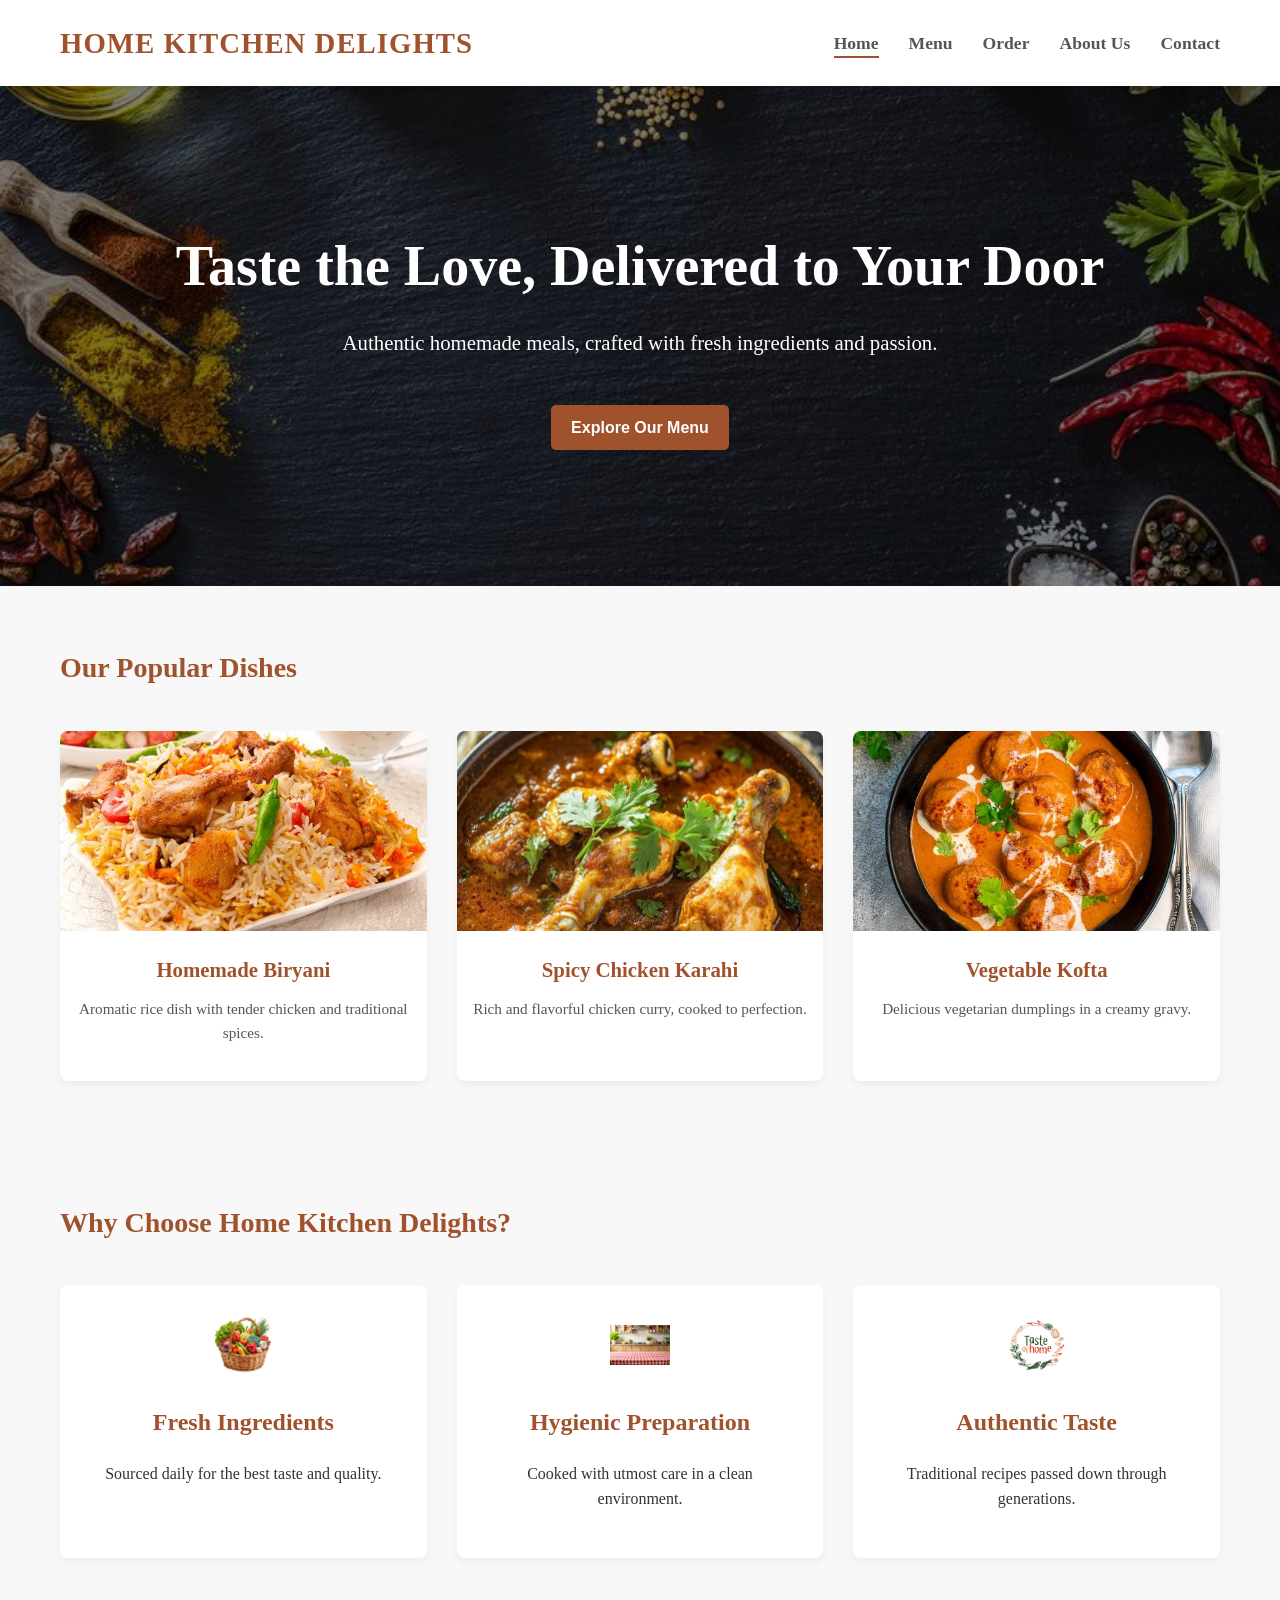
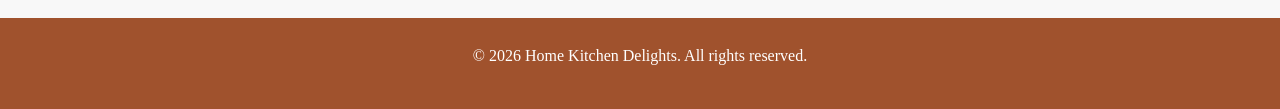
<file: index.html>
<!-- index.html (Home Page) -->
<!DOCTYPE html>
<html lang="en">
<head>
    <meta charset="UTF-8">
    <meta name="viewport" content="width=device-width, initial-scale=1.0">
    <title>Home Kitchen Delights - Home</title>
    <link rel="stylesheet" href="style.css">
</head>
<body>
    <header>
        <div class="container">
            <h1 class="logo">Home Kitchen Delights</h1>
            <nav>
                <ul>
                    <li><a href="index.html" class="active">Home</a></li>
                    <li><a href="menu.html">Menu</a></li>
                    <li><a href="order.html">Order</a></li>
                    <li><a href="about.html">About Us</a></li>
                    <li><a href="contact.html">Contact</a></li>
                </ul>
            </nav>
            <div class="hamburger">
                <span></span>
                <span></span>
                <span></span>
            </div>
        </div>
    </header>

    <main>
        <section id="hero" class="hero-section">
            <div class="hero-content">
                <h2>Taste the Love, Delivered to Your Door</h2>
                <p>Authentic homemade meals, crafted with fresh ingredients and passion.</p>
                <a href="menu.html" class="btn">Explore Our Menu</a>
            </div>
        </section>

        <section id="popular-dishes" class="section-padding">
            <div class="container">
                <h3>Our Popular Dishes</h3>
                <div class="dishes-grid">
                    <div class="dish-card">
                        <img src="images/homemade biryani.jpg" alt="Popular Dish 1">
                        <h4>Homemade Biryani</h4>
                        <p>Aromatic rice dish with tender chicken and traditional spices.</p>
                    </div>
                    <div class="dish-card">
                        <img src="images/spicy chicken karahi.jpg" alt="Popular Dish 2">
                        <h4>Spicy Chicken Karahi</h4>
                        <p>Rich and flavorful chicken curry, cooked to perfection.</p>
                    </div>
                    <div class="dish-card">
                        <img src="images/vegetable kofta.jpg" alt="Popular Dish 3">
                        <h4>Vegetable Kofta</h4>
                        <p>Delicious vegetarian dumplings in a creamy gravy.</p>
                    </div>
                </div>
            </div>
        </section>

        <section id="why-choose-us" class="section-padding bg-light">
            <div class="container">
                <h3>Why Choose Home Kitchen Delights?</h3>
                <div class="features-grid">
                    <div class="feature-item">
                        <img src="images/fresh ingrediants.jpg" alt="Fresh Ingredients Icon">
                        <h4>Fresh Ingredients</h4>
                        <p>Sourced daily for the best taste and quality.</p>
                    </div>
                    <div class="feature-item">
                        <img src="images/Hygienic Preparation.jpg" alt="Hygienic Icon">
                        <h4>Hygienic Preparation</h4>
                        <p>Cooked with utmost care in a clean environment.</p>
                    </div>
                    <div class="feature-item">
                        <img src="images/Authentic Taste.jpg" alt="Taste Icon">
                        <h4>Authentic Taste</h4>
                        <p>Traditional recipes passed down through generations.</p>
                    </div>
                </div>
            </div>
        </section>
    </main>

    <footer>
        <div class="container">
            <p>&copy; 2026 Home Kitchen Delights. All rights reserved.</p>
        </div>
    </footer>

    <script src="script.js"></script>
</body>
</html>
</file>
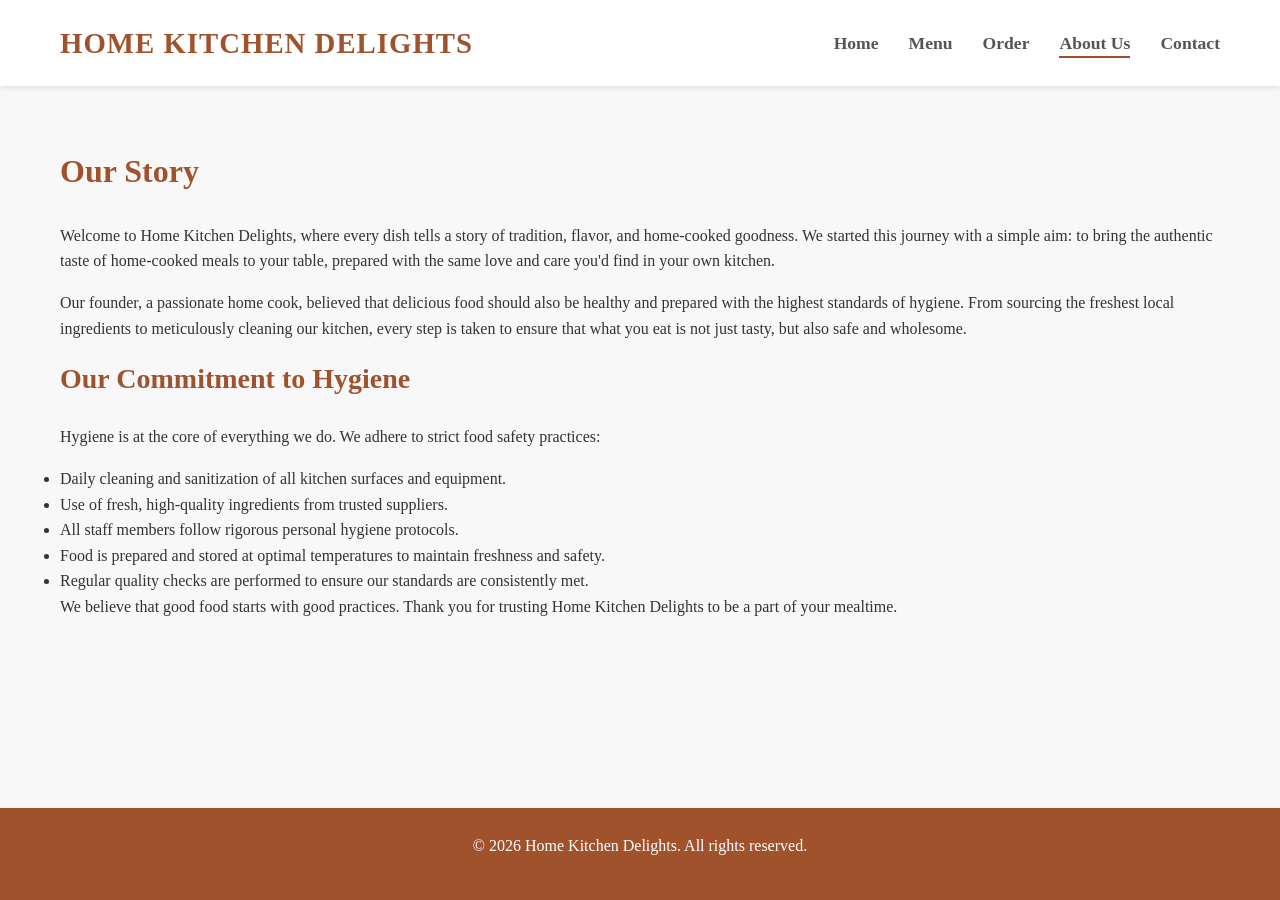
<file: about.html>
<!-- about.html (About Us Page) -->
<!DOCTYPE html>
<html lang="en">
<head>
    <meta charset="UTF-8">
    <meta name="viewport" content="width=device-width, initial-scale=1.0">
    <title>Home Kitchen Delights - About Us</title>
    <link rel="stylesheet" href="style.css">
</head>
<body>
    <header>
        <div class="container">
            <h1 class="logo">Home Kitchen Delights</h1>
            <nav>
                <ul>
                    <li><a href="index.html">Home</a></li>
                    <li><a href="menu.html">Menu</a></li>
                    <li><a href="order.html">Order</a></li>
                    <li><a href="about.html" class="active">About Us</a></li>
                    <li><a href="contact.html">Contact</a></li>
                </ul>
            </nav>
            <div class="hamburger">
                <span></span>
                <span></span>
                <span></span>
            </div>
        </div>
    </header>

    <main class="section-padding">
        <div class="container">
            <h2>Our Story</h2>
            <p>Welcome to Home Kitchen Delights, where every dish tells a story of tradition, flavor, and home-cooked goodness. We started this journey with a simple aim: to bring the authentic taste of home-cooked meals to your table, prepared with the same love and care you'd find in your own kitchen.</p>

            <p>Our founder, a passionate home cook, believed that delicious food should also be healthy and prepared with the highest standards of hygiene. From sourcing the freshest local ingredients to meticulously cleaning our kitchen, every step is taken to ensure that what you eat is not just tasty, but also safe and wholesome.</p>

            <h3>Our Commitment to Hygiene</h3>
            <p>Hygiene is at the core of everything we do. We adhere to strict food safety practices:</p>
            <ul>
                <li>Daily cleaning and sanitization of all kitchen surfaces and equipment.</li>
                <li>Use of fresh, high-quality ingredients from trusted suppliers.</li>
                <li>All staff members follow rigorous personal hygiene protocols.</li>
                <li>Food is prepared and stored at optimal temperatures to maintain freshness and safety.</li>
                <li>Regular quality checks are performed to ensure our standards are consistently met.</li>
            </ul>
            <p>We believe that good food starts with good practices. Thank you for trusting Home Kitchen Delights to be a part of your mealtime.</p>
        </div>
    </main>

    <footer>
        <div class="container">
            <p>&copy; 2026 Home Kitchen Delights. All rights reserved.</p>
        </div>
    </footer>

    <script src="script.js"></script>
</body>
</html>
</file>
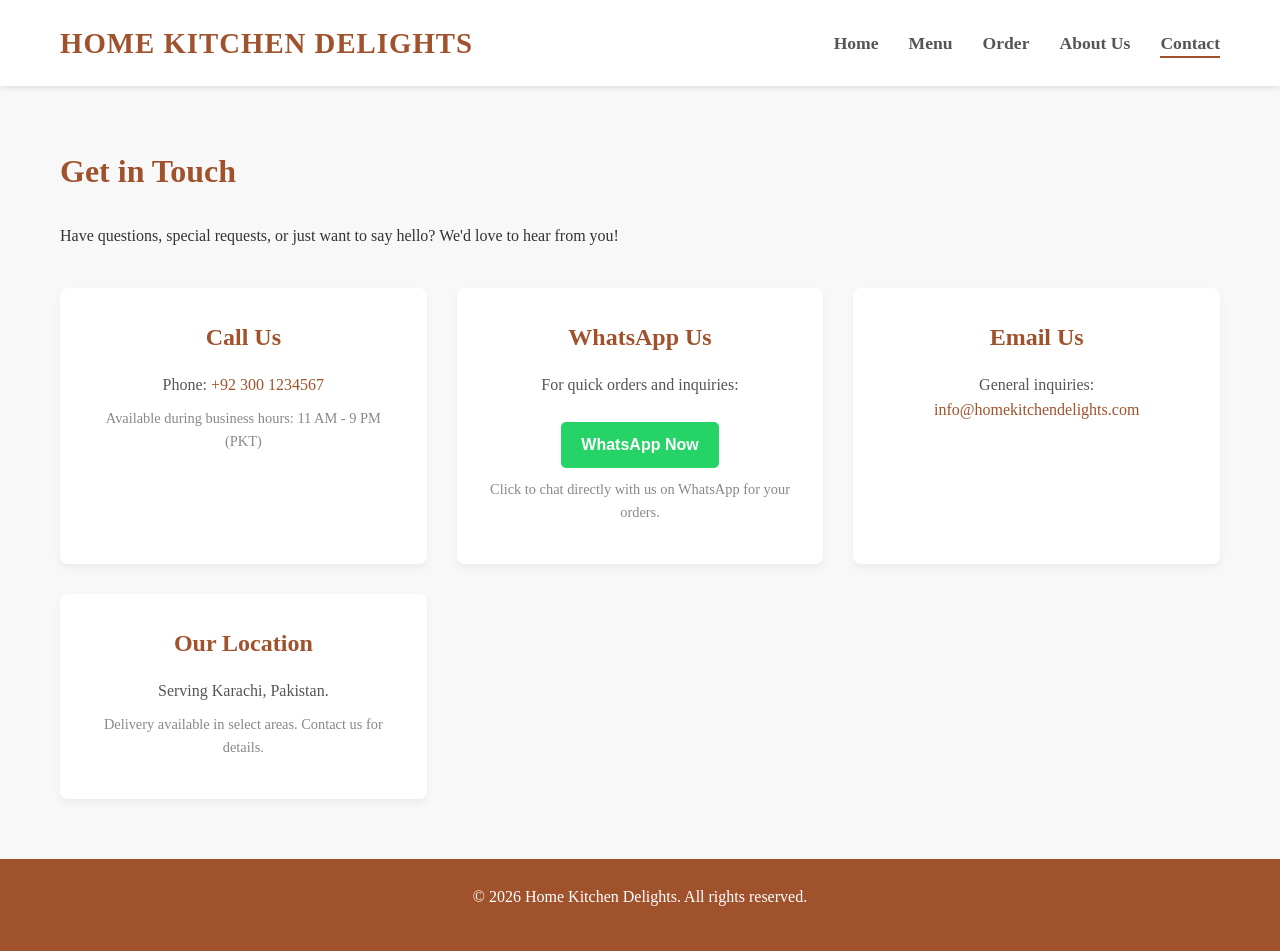
<file: contact.html>
<!-- contact.html (Contact Page) -->
<!DOCTYPE html>
<html lang="en">
<head>
    <meta charset="UTF-8">
    <meta name="viewport" content="width=device-width, initial-scale=1.0">
    <title>Home Kitchen Delights - Contact Us</title>
    <link rel="stylesheet" href="style.css">
</head>
<body>
    <header>
        <div class="container">
            <h1 class="logo">Home Kitchen Delights</h1>
            <nav>
                <ul>
                    <li><a href="index.html">Home</a></li>
                    <li><a href="menu.html">Menu</a></li>
                    <li><a href="order.html">Order</a></li>
                    <li><a href="about.html">About Us</a></li>
                    <li><a href="contact.html" class="active">Contact</a></li>
                </ul>
            </nav>
            <div class="hamburger">
                <span></span>
                <span></span>
                <span></span>
            </div>
        </div>
    </header>

    <main class="section-padding">
        <div class="container">
            <h2>Get in Touch</h2>
            <p>Have questions, special requests, or just want to say hello? We'd love to hear from you!</p>

            <div class="contact-info">
                <div class="contact-item">
                    <h4>Call Us</h4>
                    <p>Phone: <a href="tel:+923001234567">+92 300 1234567</a></p>
                    <p class="small-text">Available during business hours: 11 AM - 9 PM (PKT)</p>
                </div>
                <div class="contact-item">
                    <h4>WhatsApp Us</h4>
                    <p>For quick orders and inquiries:</p>
                    <p><a href="https://wa.me/923001234567" target="_blank" class="btn whatsapp-btn">WhatsApp Now</a></p>
                    <p class="small-text">Click to chat directly with us on WhatsApp for your orders.</p>
                </div>
                <div class="contact-item">
                    <h4>Email Us</h4>
                    <p>General inquiries: <a href="mailto:info@homekitchendelights.com">info@homekitchendelights.com</a></p>
                </div>
                <div class="contact-item">
                    <h4>Our Location</h4>
                    <p>Serving Karachi, Pakistan.</p>
                    <p class="small-text">Delivery available in select areas. Contact us for details.</p>
                </div>
            </div>
        </div>
    </main>

    <footer>
        <div class="container">
            <p>&copy; 2026 Home Kitchen Delights. All rights reserved.</p>
        </div>
    </footer>

    <script src="script.js"></script>
</body>
</html>
</file>
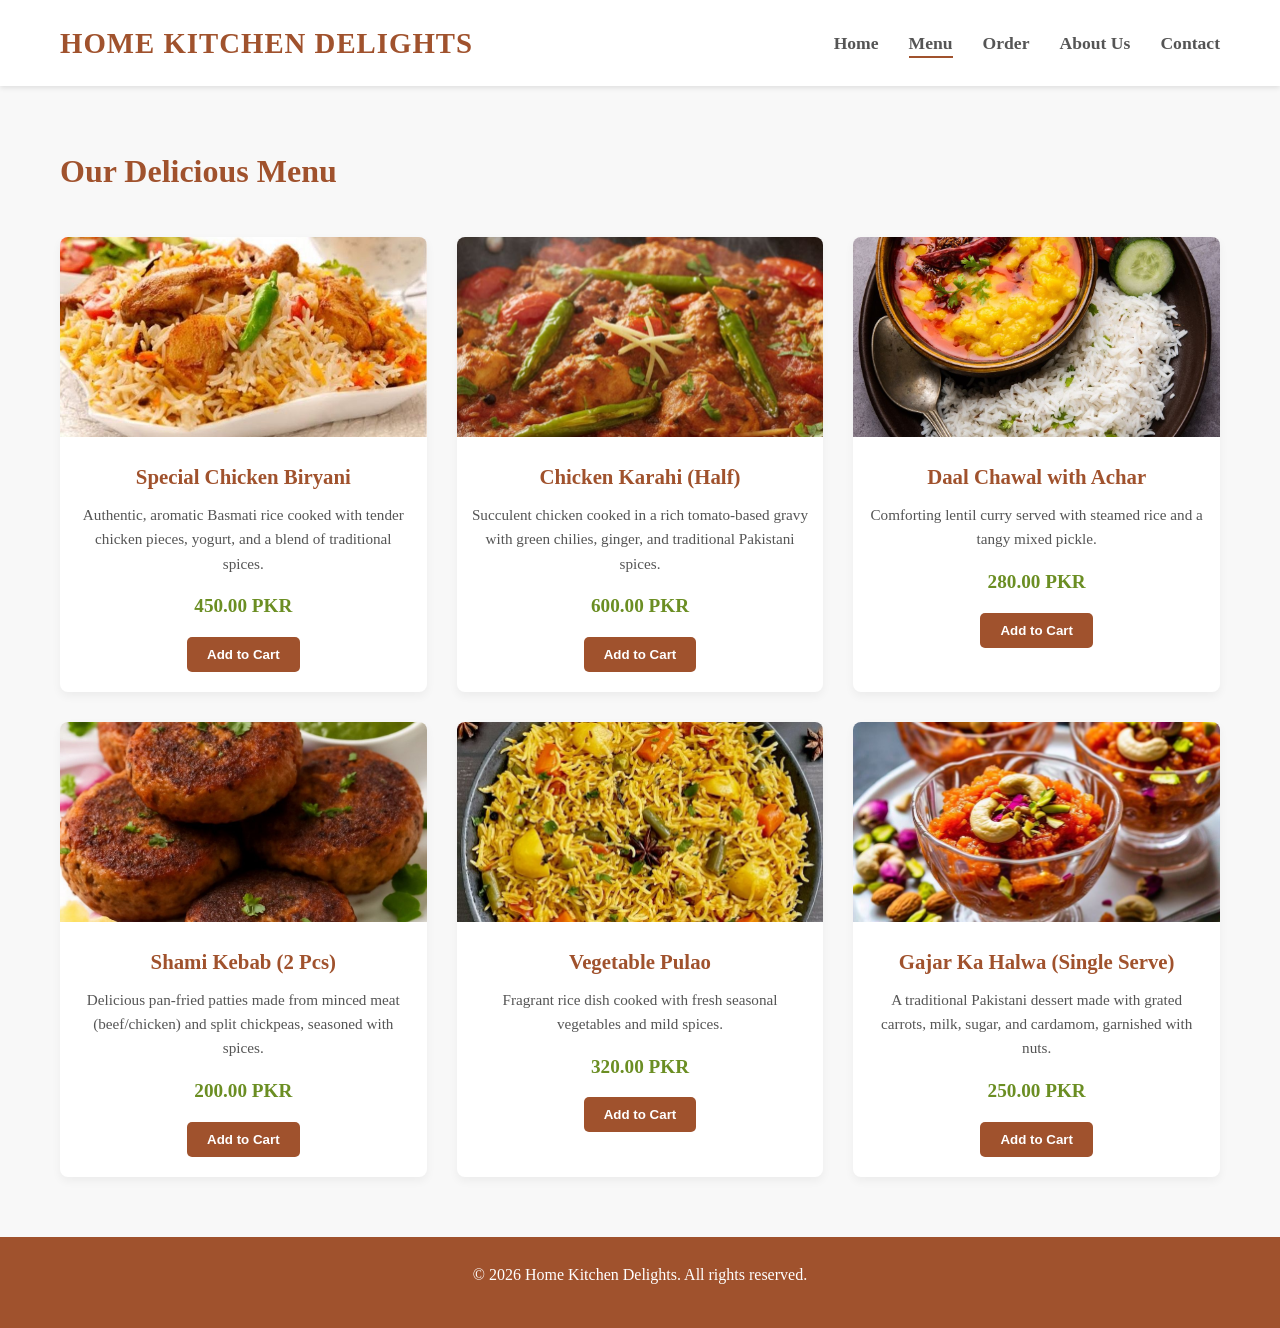
<file: menu.html>
<!-- menu.html (Menu Page) -->
<!DOCTYPE html>
<html lang="en">
<head>
    <meta charset="UTF-8">
    <meta name="viewport" content="width=device-width, initial-scale=1.0">
    <title>Home Kitchen Delights - Menu</title>
    <link rel="stylesheet" href="style.css">
</head>
<body>
    <header>
        <div class="container">
            <h1 class="logo">Home Kitchen Delights</h1>
            <nav>
                <ul>
                    <li><a href="index.html">Home</a></li>
                    <li><a href="menu.html" class="active">Menu</a></li>
                    <li><a href="order.html">Order</a></li>
                    <li><a href="about.html">About Us</a></li>
                    <li><a href="contact.html">Contact</a></li>
                </ul>
            </nav>
            <div class="hamburger">
                <span></span>
                <span></span>
                <span></span>
            </div>
        </div>
    </header>

    <main class="section-padding">
        <div class="container">
            <h2>Our Delicious Menu</h2>
            <div id="menu-list" class="menu-grid">
                <!-- Menu items will be loaded here by JavaScript -->
            </div>
        </div>
    </main>

    <footer>
        <div class="container">
            <p>&copy; 2026 Home Kitchen Delights. All rights reserved.</p>
        </div>
    </footer>

    <script src="script.js"></script>
</body>
</html>
</file>
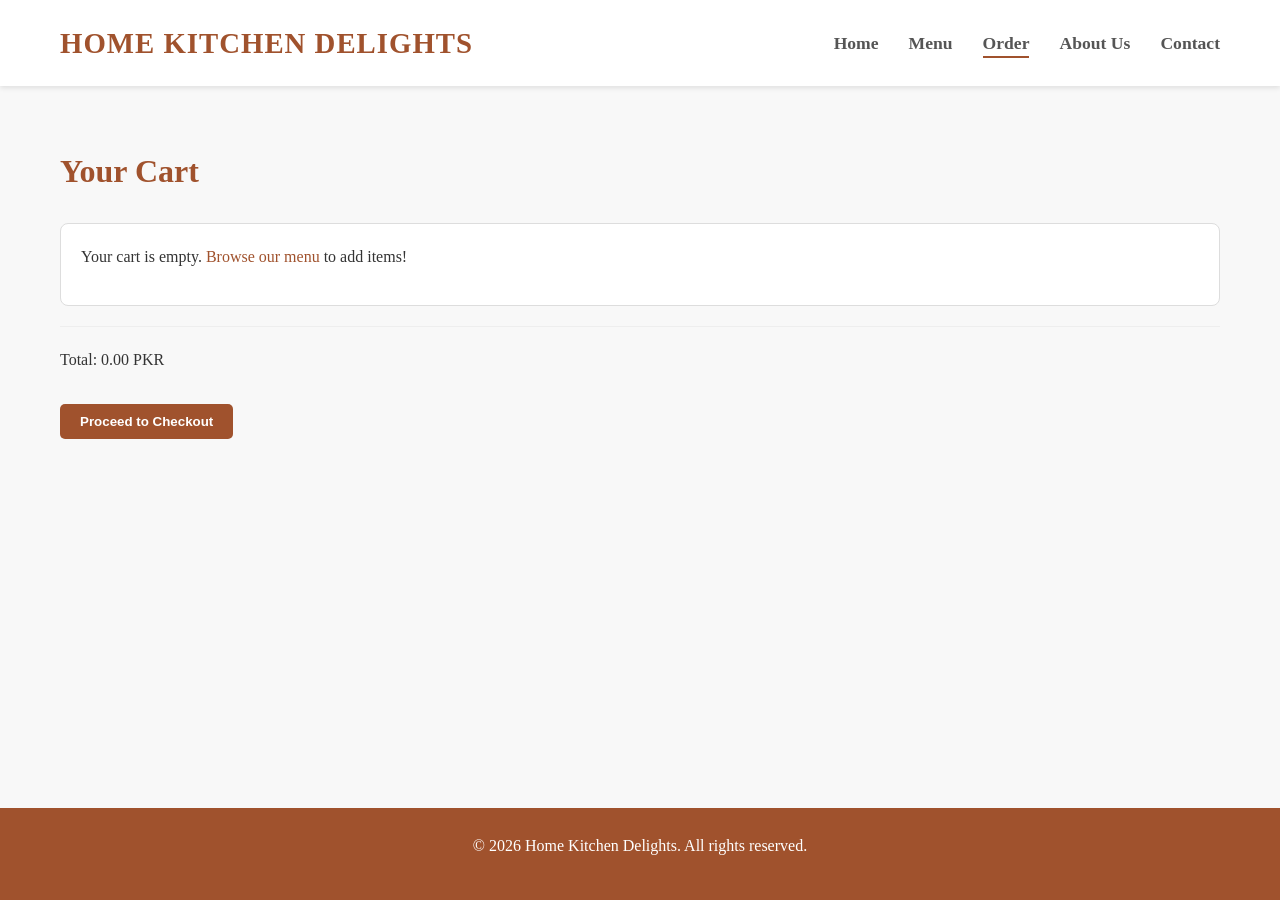
<file: order.html>
<!-- order.html (Order Page - Simplified for Cart) -->
<!DOCTYPE html>
<html lang="en">
<head>
    <meta charset="UTF-8">
    <meta name="viewport" content="width=device-width, initial-scale=1.0">
    <title>Home Kitchen Delights - Order</title>
    <link rel="stylesheet" href="style.css">
</head>
<body>
    <header>
        <div class="container">
            <h1 class="logo">Home Kitchen Delights</h1>
            <nav>
                <ul>
                    <li><a href="index.html">Home</a></li>
                    <li><a href="menu.html">Menu</a></li>
                    <li><a href="order.html" class="active">Order</a></li>
                    <li><a href="about.html">About Us</a></li>
                    <li><a href="contact.html">Contact</a></li>
                </ul>
            </nav>
            <div class="hamburger">
                <span></span>
                <span></span>
                <span></span>
            </div>
        </div>
    </header>

    <main class="section-padding">
        <div class="container">
            <h2>Your Cart</h2>
            <div id="cart-items">
                <!-- Cart items will be loaded here by JavaScript -->
                <p>Your cart is empty. <a href="menu.html">Browse our menu</a> to add items!</p>
            </div>
            <div id="cart-summary" style="margin-top: 20px; border-top: 1px solid #eee; padding-top: 20px;">
                <p>Total: <span id="cart-total">0.00 PKR</span></p>
                <button id="checkout-btn" class="btn" disabled>Proceed to Checkout</button>
            </div>

            <section id="checkout-form" style="display: none; margin-top: 40px; padding: 30px; border: 1px solid #ddd; border-radius: 8px;">
                <h3>Checkout Details</h3>
                <form id="order-form">
                    <div class="form-group">
                        <label for="name">Your Name:</label>
                        <input type="text" id="name" name="name" required>
                    </div>
                    <div class="form-group">
                        <label for="phone">Phone Number:</label>
                        <input type="tel" id="phone" name="phone" required>
                    </div>
                    <div class="form-group">
                        <label for="address">Delivery Address:</label>
                        <textarea id="address" name="address" rows="4" required></textarea>
                    </div>
                    <div class="form-group">
                        <label for="payment-method">Payment Method:</label>
                        <select id="payment-method" name="payment-method" required>
                            <option value="">Select Method</option>
                            <option value="cod">Cash on Delivery</option>
                            <option value="jazzcash">JazzCash (Coming Soon)</option>
                            <option value="easypaisa">EasyPaisa (Coming Soon)</option>
                        </select>
                    </div>
                    <button type="submit" class="btn">Place Order</button>
                </form>
            </section>
        </div>
    </main>

    <footer>
        <div class="container">
            <p>&copy; 2026 Home Kitchen Delights. All rights reserved.</p>
        </div>
    </footer>

    <script src="script.js"></script>
</body>
</html>
</file>
<file: style.css>
/* style.css */

/* Basic Resets & Typography */
:root {
    --primary-color: #A0522D; /* Sienna - earthy, warm */
    --secondary-color: #D2B48C; /* Tan - lighter, complementary */
    --accent-color: #6B8E23; /* Olive Drab - subtle fresh contrast */
    --text-color: #333;
    --light-text-color: #555;
    --background-color: #F8F8F8;
    --white-color: #FFFFFF;
    --border-color: #DDD;
}

* {
    margin: 0;
    padding: 0;
    box-sizing: border-box;
}

body {
    font-family: 'Georgia', serif; /* Classic font */
    line-height: 1.6;
    color: var(--text-color);
    background-color: var(--background-color);
    display: flex;
    flex-direction: column;
    min-height: 100vh;
}

.container {
    max-width: 1200px;
    margin: 0 auto;
    padding: 0 20px;
}

h1, h2, h3, h4 {
    font-family: 'Playfair Display', serif; /* Elegant headings */
    margin-bottom: 0.8em;
    color: var(--primary-color);
}

h1 { font-size: 2.5em; }
h2 { font-size: 2em; }
h3 { font-size: 1.75em; }
h4 { font-size: 1.5em; }

p {
    margin-bottom: 1em;
}

a {
    color: var(--primary-color);
    text-decoration: none;
    transition: color 0.3s ease;
}

a:hover {
    color: var(--accent-color);
}

.btn {
    display: inline-block;
    background-color: var(--primary-color);
    color: var(--white-color);
    padding: 10px 20px;
    border-radius: 5px;
    margin-top: 15px;
    transition: background-color 0.3s ease;
    border: none;
    cursor: pointer;
    font-family: 'Open Sans', sans-serif;
    font-weight: bold;
}

.btn:hover {
    background-color: #8B4513; /* Darker Sienna */
}

.section-padding {
    padding: 60px 0;
}

/* Header */
header {
    background-color: var(--white-color);
    padding: 20px 0;
    box-shadow: 0 2px 5px rgba(0,0,0,0.1);
    position: sticky;
    top: 0;
    z-index: 1000;
}

header .container {
    display: flex;
    justify-content: space-between;
    align-items: center;
}

.logo {
    font-size: 1.8em;
    margin: 0;
    color: var(--primary-color);
    text-transform: uppercase;
    letter-spacing: 1px;
}

nav ul {
    list-style: none;
    display: flex;
}

nav ul li {
    margin-left: 30px;
}

nav ul li a {
    color: var(--light-text-color);
    font-weight: bold;
    font-size: 1.1em;
    padding: 5px 0;
    position: relative;
}

nav ul li a::after {
    content: '';
    position: absolute;
    width: 0;
    height: 2px;
    background: var(--primary-color);
    left: 0;
    bottom: 0;
    transition: width 0.3s;
}

nav ul li a:hover::after,
nav ul li a.active::after {
    width: 100%;
}

.hamburger {
    display: none;
    flex-direction: column;
    cursor: pointer;
}

.hamburger span {
    height: 3px;
    width: 25px;
    background: var(--primary-color);
    margin-bottom: 4px;
    border-radius: 5px;
}

/* Mobile Nav */
nav.active ul {
    display: flex;
    flex-direction: column;
    position: absolute;
    top: 100%;
    left: 0;
    width: 100%;
    background-color: var(--white-color);
    box-shadow: 0 2px 5px rgba(0,0,0,0.1);
    padding: 15px 0;
    border-top: 1px solid var(--border-color);
}

nav.active ul li {
    margin: 10px 20px;
}

/* Hero Section */
.hero-section {
    background: linear-gradient(rgba(0,0,0,0.5), rgba(0,0,0,0.5)), url('images/bg.jpg') no-repeat center center/cover;
    color: var(--white-color);
    text-align: center;
    padding: 100px 20px;
    min-height: 500px;
    display: flex;
    align-items: center;
    justify-content: center;
}

.hero-content h2 {
    font-size: 3.5em;
    margin-bottom: 15px;
    color: var(--white-color);
}

.hero-content p {
    font-size: 1.3em;
    margin-bottom: 30px;
    max-width: 700px;
    margin-left: auto;
    margin-right: auto;
}

/* Popular Dishes / Menu Grid */
.dishes-grid, .menu-grid {
    display: grid;
    grid-template-columns: repeat(auto-fit, minmax(280px, 1fr));
    gap: 30px;
    margin-top: 40px;
}

.dish-card, .menu-item {
    background-color: var(--white-color);
    border-radius: 8px;
    box-shadow: 0 4px 10px rgba(0,0,0,0.05);
    overflow: hidden;
    text-align: center;
    transition: transform 0.3s ease;
    padding-bottom: 20px;
}

.dish-card:hover, .menu-item:hover {
    transform: translateY(-5px);
}

.dish-card img, .menu-item img {
    width: 100%;
    height: 200px;
    object-fit: cover;
    margin-bottom: 15px;
}

.dish-card h4, .menu-item h4 {
    color: var(--primary-color);
    margin-bottom: 10px;
    font-size: 1.3em;
}

.dish-card p, .menu-item p {
    font-size: 0.95em;
    color: var(--light-text-color);
    padding: 0 15px;
}

.menu-item .price {
    font-weight: bold;
    color: var(--accent-color);
    font-size: 1.2em;
    margin-top: 10px;
    display: block;
}

/* Why Choose Us / Features */
.features-grid {
    display: grid;
    grid-template-columns: repeat(auto-fit, minmax(250px, 1fr));
    gap: 30px;
    text-align: center;
    margin-top: 40px;
}

.feature-item {
    background-color: var(--white-color);
    padding: 30px;
    border-radius: 8px;
    box-shadow: 0 4px 10px rgba(0,0,0,0.05);
}

.feature-item img {
    width: 60px;
    height: 60px;
    margin-bottom: 20px;
    object-fit: contain;
}

/* Order Page Cart & Checkout */
#cart-items {
    border: 1px solid var(--border-color);
    padding: 20px;
    border-radius: 8px;
    background-color: var(--white-color);
}

.cart-item {
    display: flex;
    justify-content: space-between;
    align-items: center;
    padding: 15px 0;
    border-bottom: 1px dashed var(--border-color);
}

.cart-item:last-child {
    border-bottom: none;
}

.cart-item-details h4 {
    margin-bottom: 5px;
    color: var(--primary-color);
}

.cart-item-details p {
    margin: 0;
    color: var(--light-text-color);
}

.cart-item-actions {
    display: flex;
    align-items: center;
}

.cart-item-actions input {
    width: 50px;
    padding: 5px;
    text-align: center;
    border: 1px solid var(--border-color);
    border-radius: 4px;
    margin: 0 10px;
}

.cart-item-actions button {
    background: none;
    border: none;
    color: var(--primary-color);
    cursor: pointer;
    font-size: 1.2em;
}

.cart-item-actions button:hover {
    color: #8B4513;
}

#checkout-form .form-group {
    margin-bottom: 20px;
}

#checkout-form label {
    display: block;
    margin-bottom: 8px;
    font-weight: bold;
    color: var(--light-text-color);
}

#checkout-form input[type="text"],
#checkout-form input[type="tel"],
#checkout-form textarea,
#checkout-form select {
    width: 100%;
    padding: 12px;
    border: 1px solid var(--border-color);
    border-radius: 5px;
    font-size: 1em;
    font-family: inherit;
}

#checkout-form textarea {
    resize: vertical;
}

/* About Us Page */
.about-section ul {
    list-style: disc;
    margin-left: 20px;
    margin-bottom: 20px;
}

.about-section ul li {
    margin-bottom: 8px;
    color: var(--light-text-color);
}

/* Contact Us Page */
.contact-info {
    display: grid;
    grid-template-columns: repeat(auto-fit, minmax(280px, 1fr));
    gap: 30px;
    margin-top: 40px;
}

.contact-item {
    background-color: var(--white-color);
    padding: 30px;
    border-radius: 8px;
    box-shadow: 0 4px 10px rgba(0,0,0,0.05);
    text-align: center;
}

.contact-item h4 {
    color: var(--primary-color);
    margin-bottom: 15px;
}

.contact-item p {
    margin-bottom: 10px;
    color: var(--light-text-color);
}

.contact-item .small-text {
    font-size: 0.9em;
    color: #888;
}

.whatsapp-btn {
    background-color: #25D366; /* WhatsApp green */
    color: var(--white-color);
}

.whatsapp-btn:hover {
    background-color: #1DA851;
}

/* Footer */
footer {
    background-color: var(--primary-color);
    color: var(--white-color);
    text-align: center;
    padding: 25px 0;
    margin-top: auto; /* Pushes footer to the bottom */
}

/* Responsive Design */
@media (max-width: 768px) {
    h1 { font-size: 2em; }
    h2 { font-size: 1.75em; }
    h3 { font-size: 1.5em; }

    header .container {
        flex-wrap: wrap;
    }

    nav {
        display: none; /* Hide desktop nav */
        width: 100%;
    }

    nav.active {
        display: block; /* Show mobile nav */
    }

    nav ul {
        flex-direction: column;
        text-align: center;
    }

    nav ul li {
        margin: 10px 0;
    }

    .hamburger {
        display: flex;
    }

    .hero-content h2 {
        font-size: 2.5em;
    }

    .dishes-grid, .menu-grid, .features-grid, .contact-info {
        grid-template-columns: 1fr;
    }

    .dish-card, .menu-item, .feature-item, .contact-item {
        margin-bottom: 20px;
    }
}
</file>
